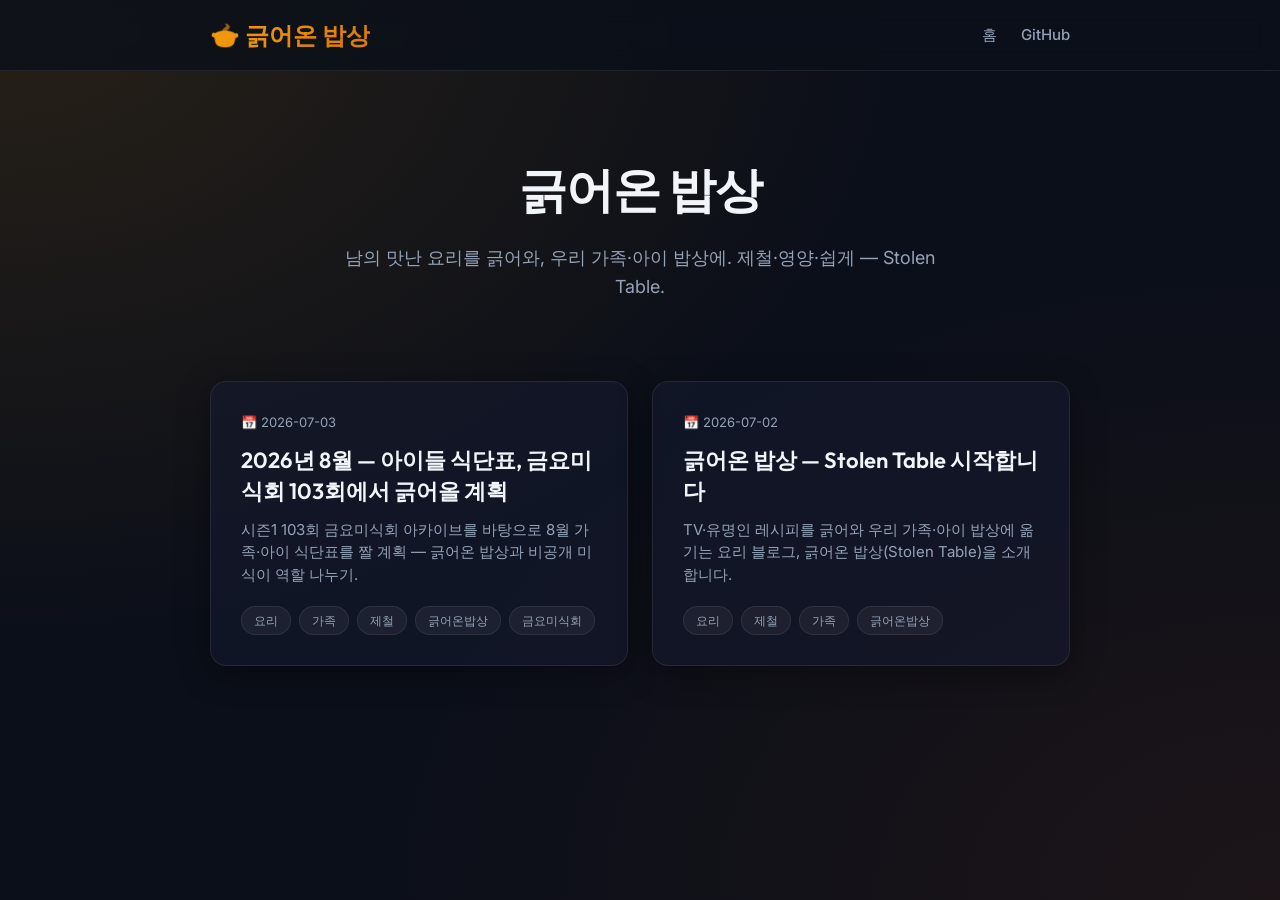
<file: index.html>
<!DOCTYPE html>
<html lang="ko">
<head>
    <meta charset="UTF-8">
    <meta name="viewport" content="width=device-width, initial-scale=1.0">
    <title>긁어온 밥상 - Stolen Table</title>
    <meta name="description" content="남의 맛난 요리를 긁어와, 우리 가족·아이 밥상에. 제철·영양·쉽게 — Stolen Table.">
    <meta name="robots" content="index, follow, max-image-preview:large">
    <link rel="canonical" href="https://icar11052-young.github.io/stolen-table/">
    <meta property="og:type" content="website">
    <meta property="og:title" content="긁어온 밥상 - Stolen Table">
    <meta property="og:description" content="남의 맛난 요리를 긁어와, 우리 가족·아이 밥상에. 제철·영양·쉽게 — Stolen Table.">
    <meta property="og:url" content="https://icar11052-young.github.io/stolen-table/">
    <meta property="og:site_name" content="긁어온 밥상">
    <meta property="og:locale" content="ko_KR">
    <meta property="og:image" content="https://icar11052-young.github.io/stolen-table/og-default.png">
    <meta name="twitter:card" content="summary_large_image">
    <meta name="twitter:title" content="긁어온 밥상 - Stolen Table">
    <meta name="twitter:description" content="남의 맛난 요리를 긁어와, 우리 가족·아이 밥상에. 제철·영양·쉽게 — Stolen Table.">
    <meta name="twitter:image" content="https://icar11052-young.github.io/stolen-table/og-default.png">
    <link rel="icon" type="image/png" href="favicon.png">
    <link rel="alternate" type="application/rss+xml" title="긁어온 밥상 RSS" href="feed.xml">
    <link rel="stylesheet" href="style.css">
    <script type="application/ld+json">{"@context": "https://schema.org", "@type": "WebSite", "name": "긁어온 밥상", "url": "https://icar11052-young.github.io/stolen-table/", "description": "남의 맛난 요리를 긁어와, 우리 가족·아이 밥상에. 제철·영양·쉽게 — Stolen Table.", "inLanguage": "ko-KR"}</script>
    <script async src="https://pagead2.googlesyndication.com/pagead/js/adsbygoogle.js?client=ca-pub-6716530844639006" crossorigin="anonymous"></script>
</head>
<body>
    <header>
        <div class="container nav-container">
            <a href="index.html" class="logo">🍲 긁어온 밥상</a>
            <div class="nav-links">
                <a href="index.html">홈</a>
                <a href="https://github.com/icar11052-young" target="_blank">GitHub</a>
            </div>
        </div>
    </header>
    <main class="container">
        <section class="hero">
            <h1>긁어온 밥상</h1>
            <p>남의 맛난 요리를 긁어와, 우리 가족·아이 밥상에. 제철·영양·쉽게 — Stolen Table.</p>
        </section>
        <section class="posts-grid">
            
        <a href="posts/2026-08-kids-meal-plan.html" class="post-card">
            <div class="card-meta"><span>📅 2026-07-03</span></div>
            <h2 class="card-title">2026년 8월 — 아이들 식단표, 금요미식회 103회에서 긁어올 계획</h2>
            <p class="card-desc">시즌1 103회 금요미식회 아카이브를 바탕으로 8월 가족·아이 식단표를 짤 계획 — 긁어온 밥상과 비공개 미식이 역할 나누기.</p>
            <div class="card-tags"><span class="tag">요리</span><span class="tag">가족</span><span class="tag">제철</span><span class="tag">긁어온밥상</span><span class="tag">금요미식회</span></div>
        </a>

        <a href="posts/긁어온-밥상-소개.html" class="post-card">
            <div class="card-meta"><span>📅 2026-07-02</span></div>
            <h2 class="card-title">긁어온 밥상 — Stolen Table 시작합니다</h2>
            <p class="card-desc">TV·유명인 레시피를 긁어와 우리 가족·아이 밥상에 옮기는 요리 블로그, 긁어온 밥상(Stolen Table)을 소개합니다.</p>
            <div class="card-tags"><span class="tag">요리</span><span class="tag">제철</span><span class="tag">가족</span><span class="tag">긁어온밥상</span></div>
        </a>
        </section>
    </main>
</body>
</html>
</file>
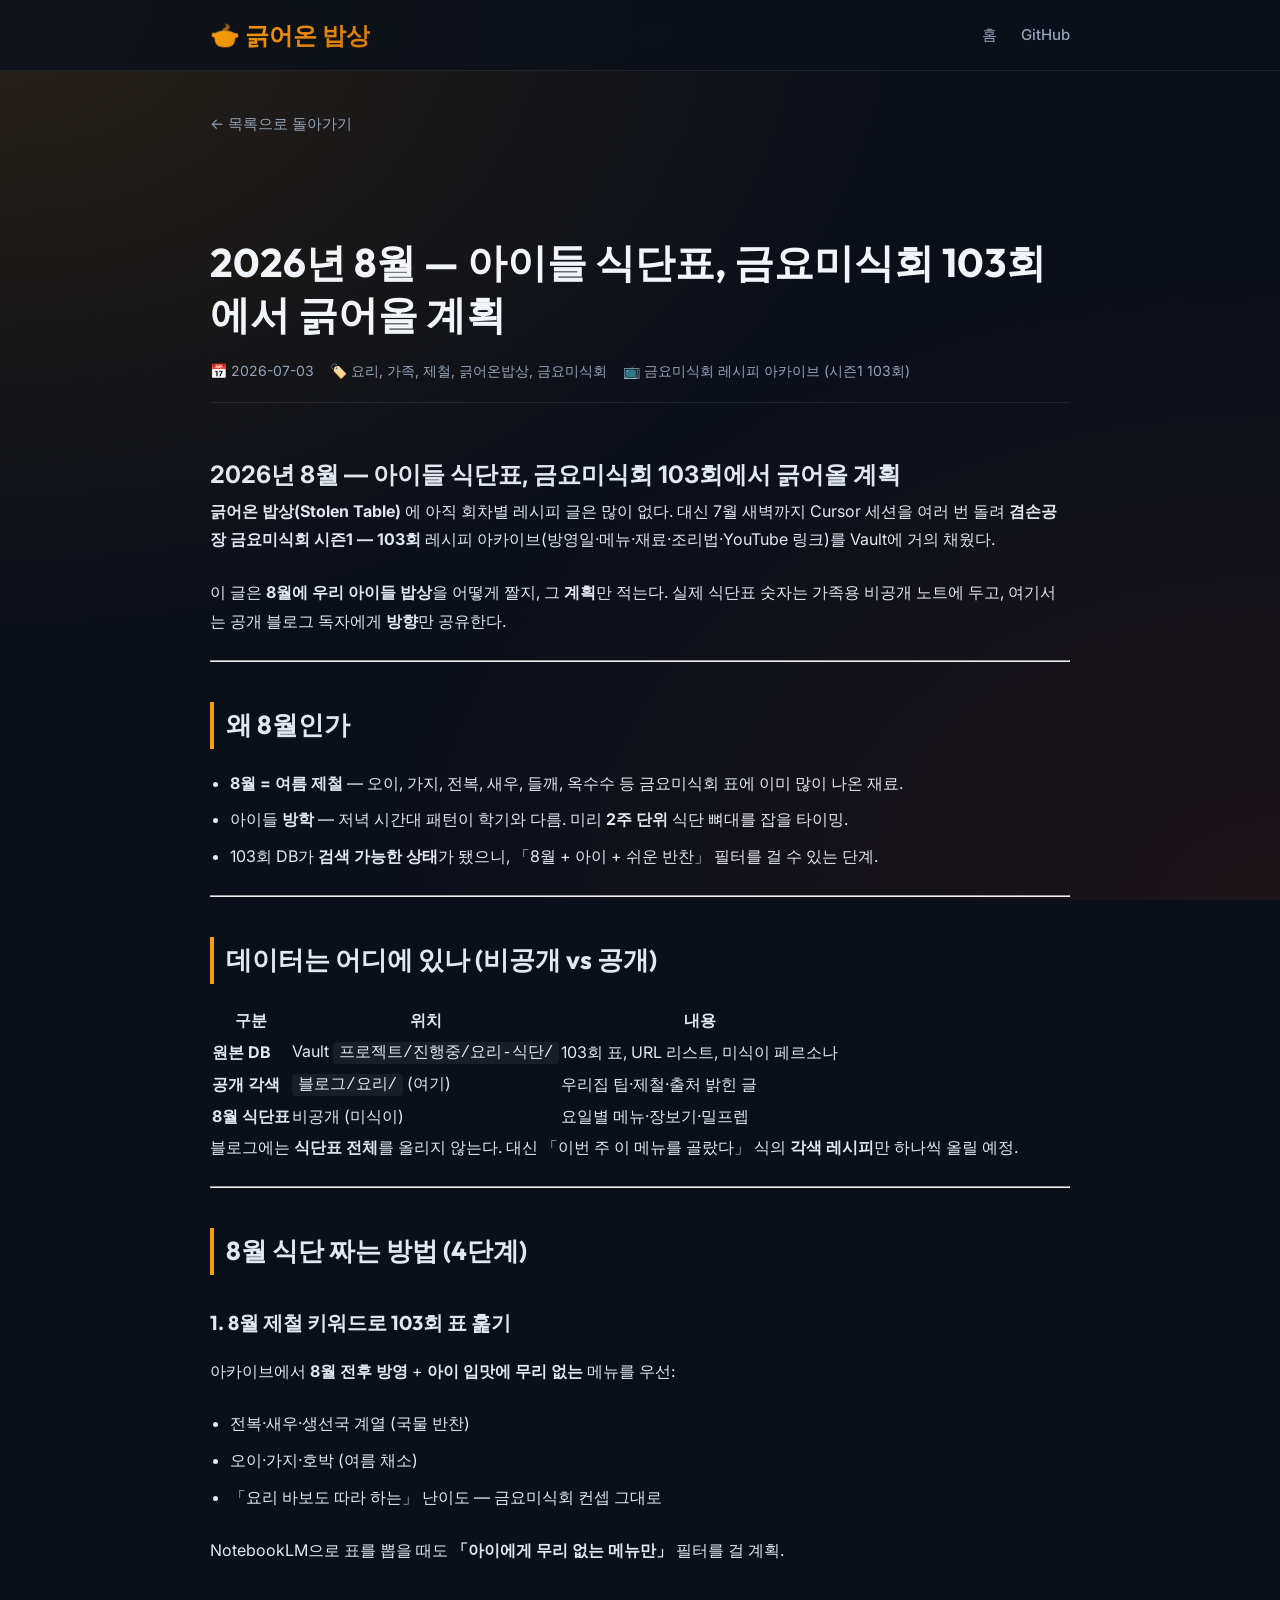
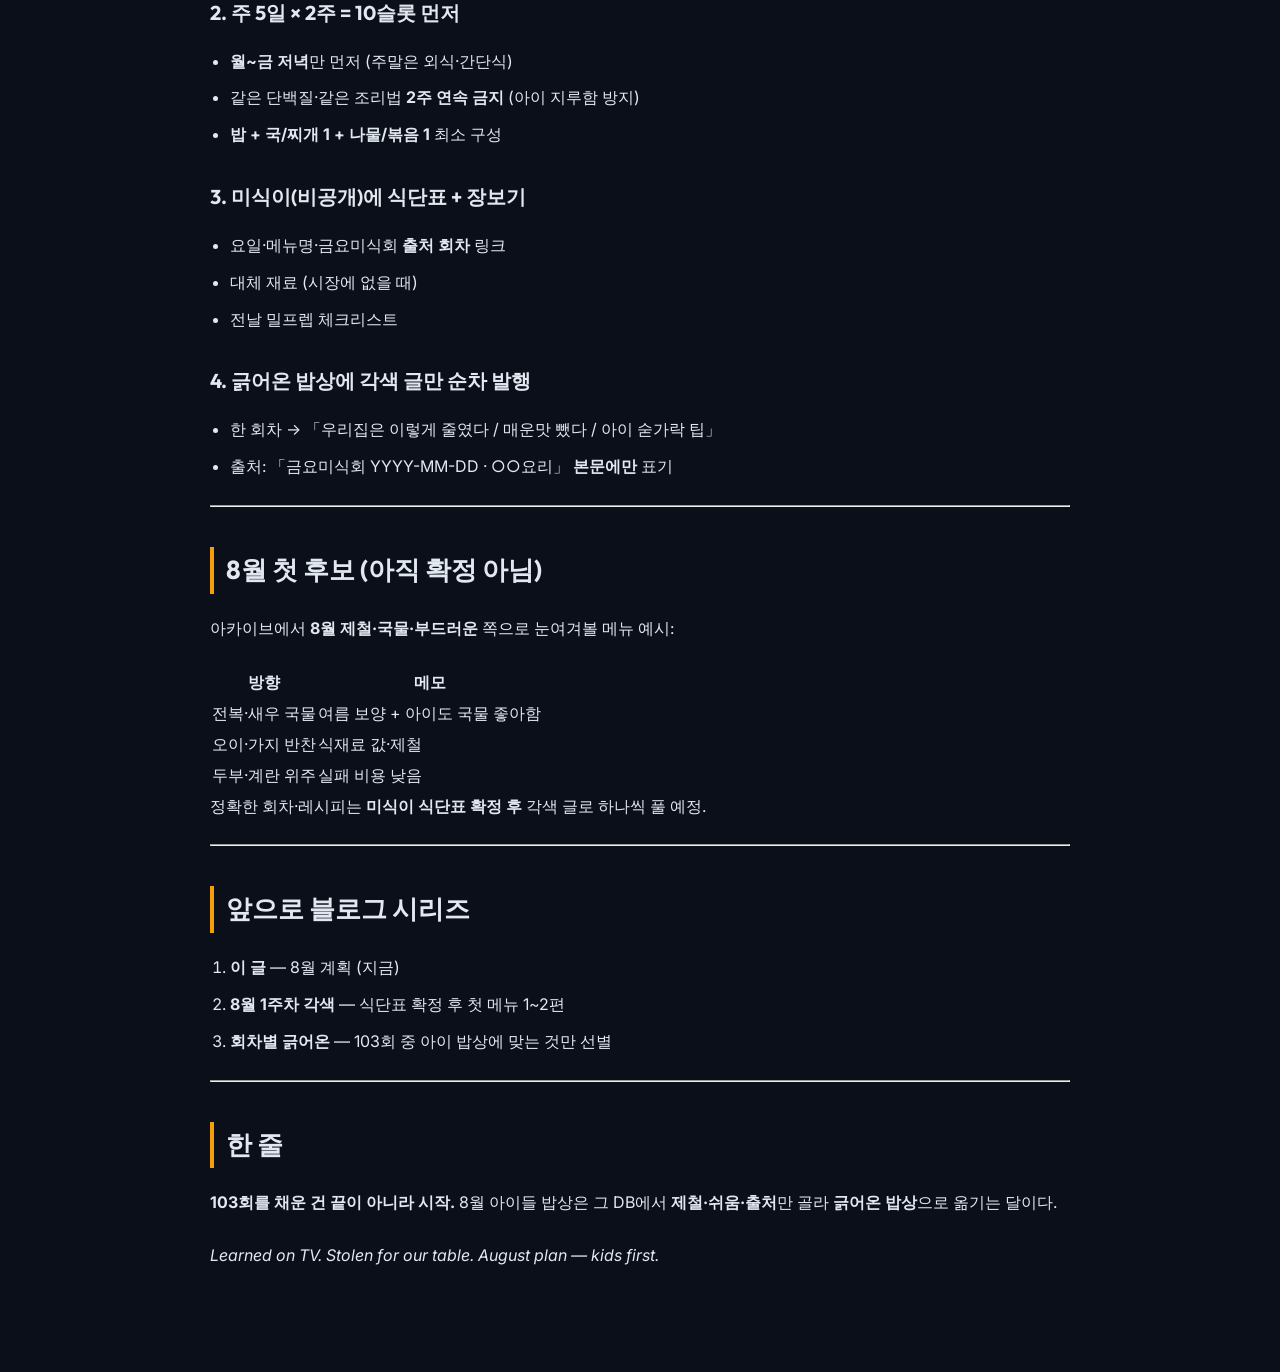
<file: posts/2026-08-kids-meal-plan.html>
<!DOCTYPE html>
<html lang="ko">
<head>
    <meta charset="UTF-8">
    <meta name="viewport" content="width=device-width, initial-scale=1.0">
    <title>2026년 8월 — 아이들 식단표, 금요미식회 103회에서 긁어올 계획 - Stolen Table</title>
    <meta name="description" content="시즌1 103회 금요미식회 아카이브를 바탕으로 8월 가족·아이 식단표를 짤 계획 — 긁어온 밥상과 비공개 미식이 역할 나누기.">
    <meta name="robots" content="index, follow, max-image-preview:large">
    <link rel="canonical" href="https://icar11052-young.github.io/stolen-table/posts/2026-08-kids-meal-plan.html">
    <meta property="og:type" content="article">
    <meta property="og:title" content="2026년 8월 — 아이들 식단표, 금요미식회 103회에서 긁어올 계획">
    <meta property="og:description" content="시즌1 103회 금요미식회 아카이브를 바탕으로 8월 가족·아이 식단표를 짤 계획 — 긁어온 밥상과 비공개 미식이 역할 나누기.">
    <meta property="og:url" content="https://icar11052-young.github.io/stolen-table/posts/2026-08-kids-meal-plan.html">
    <meta property="og:site_name" content="긁어온 밥상">
    <meta property="og:locale" content="ko_KR">
    <meta property="og:image" content="https://icar11052-young.github.io/stolen-table/og-default.png">
    <meta name="twitter:card" content="summary_large_image">
    <meta name="twitter:title" content="2026년 8월 — 아이들 식단표, 금요미식회 103회에서 긁어올 계획">
    <meta name="twitter:description" content="시즌1 103회 금요미식회 아카이브를 바탕으로 8월 가족·아이 식단표를 짤 계획 — 긁어온 밥상과 비공개 미식이 역할 나누기.">
    <meta name="twitter:image" content="https://icar11052-young.github.io/stolen-table/og-default.png">
    <link rel="icon" type="image/png" href="../favicon.png">
    <link rel="alternate" type="application/rss+xml" title="긁어온 밥상 RSS" href="../feed.xml">
    <link rel="stylesheet" href="../style.css">
    <script type="application/ld+json">{"@context": "https://schema.org", "@type": "BlogPosting", "headline": "2026년 8월 — 아이들 식단표, 금요미식회 103회에서 긁어올 계획", "description": "시즌1 103회 금요미식회 아카이브를 바탕으로 8월 가족·아이 식단표를 짤 계획 — 긁어온 밥상과 비공개 미식이 역할 나누기.", "datePublished": "2026-07-03", "author": {"@type": "Person", "name": "영은"}, "publisher": {"@type": "Organization", "name": "긁어온 밥상"}, "mainEntityOfPage": "https://icar11052-young.github.io/stolen-table/posts/2026-08-kids-meal-plan.html", "inLanguage": "ko-KR"}</script>
    <script async src="https://pagead2.googlesyndication.com/pagead/js/adsbygoogle.js?client=ca-pub-6716530844639006" crossorigin="anonymous"></script>
    <script>
        window.onscroll = function() {
            var winScroll = document.body.scrollTop || document.documentElement.scrollTop;
            var height = document.documentElement.scrollHeight - document.documentElement.clientHeight;
            var scrolled = (winScroll / height) * 100;
            document.getElementById("myBar").style.width = scrolled + "%";
        };
    </script>
</head>
<body>
    <div class="progress-container"><div class="progress-bar" id="myBar"></div></div>
    <header>
        <div class="container nav-container">
            <a href="../index.html" class="logo">🍲 긁어온 밥상</a>
            <div class="nav-links">
                <a href="../index.html">홈</a>
                <a href="https://github.com/icar11052-young" target="_blank">GitHub</a>
            </div>
        </div>
    </header>
    <main class="container" style="padding-top: 40px;">
        <a href="../index.html" class="back-link">← 목록으로 돌아가기</a>
        <article>
            <div class="post-header">
                <h1>2026년 8월 — 아이들 식단표, 금요미식회 103회에서 긁어올 계획</h1>
                <div class="post-meta">
                    <span>📅 2026-07-03</span>
                    <span>🏷️ 요리, 가족, 제철, 긁어온밥상, 금요미식회</span>
                    <span>📺 금요미식회 레시피 아카이브 (시즌1 103회)</span>
                </div>
            </div>
            <div class="post-body"><h1>2026년 8월 — 아이들 식단표, 금요미식회 103회에서 긁어올 계획</h1>
<p><strong>긁어온 밥상(Stolen Table)</strong> 에 아직 회차별 레시피 글은 많이 없다. 대신 7월 새벽까지 Cursor 세션을 여러 번 돌려 <strong>겸손공장 금요미식회 시즌1 — 103회</strong> 레시피 아카이브(방영일·메뉴·재료·조리법·YouTube 링크)를 Vault에 거의 채웠다.</p>
<p>이 글은 <strong>8월에 우리 아이들 밥상</strong>을 어떻게 짤지, 그 <strong>계획</strong>만 적는다. 실제 식단표 숫자는 가족용 비공개 노트에 두고, 여기서는 공개 블로그 독자에게 <strong>방향</strong>만 공유한다.</p>
<hr />
<h2>왜 8월인가</h2>
<ul>
<li><strong>8월 = 여름 제철</strong> — 오이, 가지, 전복, 새우, 들깨, 옥수수 등 금요미식회 표에 이미 많이 나온 재료.</li>
<li>아이들 <strong>방학</strong> — 저녁 시간대 패턴이 학기와 다름. 미리 <strong>2주 단위</strong> 식단 뼈대를 잡을 타이밍.</li>
<li>103회 DB가 <strong>검색 가능한 상태</strong>가 됐으니, 「8월 + 아이 + 쉬운 반찬」 필터를 걸 수 있는 단계.</li>
</ul>
<hr />
<h2>데이터는 어디에 있나 (비공개 vs 공개)</h2>
<table>
<thead>
<tr>
<th>구분</th>
<th>위치</th>
<th>내용</th>
</tr>
</thead>
<tbody>
<tr>
<td><strong>원본 DB</strong></td>
<td>Vault <code>프로젝트/진행중/요리-식단/</code></td>
<td>103회 표, URL 리스트, 미식이 페르소나</td>
</tr>
<tr>
<td><strong>공개 각색</strong></td>
<td><code>블로그/요리/</code> (여기)</td>
<td>우리집 팁·제철·출처 밝힌 글</td>
</tr>
<tr>
<td><strong>8월 식단표</strong></td>
<td>비공개 (미식이)</td>
<td>요일별 메뉴·장보기·밀프렙</td>
</tr>
</tbody>
</table>
<p>블로그에는 <strong>식단표 전체</strong>를 올리지 않는다. 대신 「이번 주 이 메뉴를 골랐다」 식의 <strong>각색 레시피</strong>만 하나씩 올릴 예정.</p>
<hr />
<h2>8월 식단 짜는 방법 (4단계)</h2>
<h3>1. 8월 제철 키워드로 103회 표 훑기</h3>
<p>아카이브에서 <strong>8월 전후 방영</strong> + <strong>아이 입맛에 무리 없는</strong> 메뉴를 우선:</p>
<ul>
<li>전복·새우·생선국 계열 (국물 반찬)</li>
<li>오이·가지·호박 (여름 채소)</li>
<li>「요리 바보도 따라 하는」 난이도 — 금요미식회 컨셉 그대로</li>
</ul>
<p>NotebookLM으로 표를 뽑을 때도 <strong>「아이에게 무리 없는 메뉴만」</strong> 필터를 걸 계획.</p>
<h3>2. 주 5일 × 2주 = 10슬롯 먼저</h3>
<ul>
<li><strong>월~금 저녁</strong>만 먼저 (주말은 외식·간단식)</li>
<li>같은 단백질·같은 조리법 <strong>2주 연속 금지</strong> (아이 지루함 방지)</li>
<li><strong>밥 + 국/찌개 1 + 나물/볶음 1</strong> 최소 구성</li>
</ul>
<h3>3. 미식이(비공개)에 식단표 + 장보기</h3>
<ul>
<li>요일·메뉴명·금요미식회 <strong>출처 회차</strong> 링크</li>
<li>대체 재료 (시장에 없을 때)</li>
<li>전날 밀프렙 체크리스트</li>
</ul>
<h3>4. 긁어온 밥상에 <strong>각색 글</strong>만 순차 발행</h3>
<ul>
<li>한 회차 → 「우리집은 이렇게 줄였다 / 매운맛 뺐다 / 아이 숟가락 팁」</li>
<li>출처: 「금요미식회 YYYY-MM-DD · ○○요리」 <strong>본문에만</strong> 표기</li>
</ul>
<hr />
<h2>8월 첫 후보 (아직 확정 아님)</h2>
<p>아카이브에서 <strong>8월 제철·국물·부드러운</strong> 쪽으로 눈여겨볼 메뉴 예시:</p>
<table>
<thead>
<tr>
<th>방향</th>
<th>메모</th>
</tr>
</thead>
<tbody>
<tr>
<td>전복·새우 국물</td>
<td>여름 보양 + 아이도 국물 좋아함</td>
</tr>
<tr>
<td>오이·가지 반찬</td>
<td>식재료 값·제철</td>
</tr>
<tr>
<td>두부·계란 위주</td>
<td>실패 비용 낮음</td>
</tr>
</tbody>
</table>
<p>정확한 회차·레시피는 <strong>미식이 식단표 확정 후</strong> 각색 글로 하나씩 풀 예정.</p>
<hr />
<h2>앞으로 블로그 시리즈</h2>
<ol>
<li><strong>이 글</strong> — 8월 계획 (지금)</li>
<li><strong>8월 1주차 각색</strong> — 식단표 확정 후 첫 메뉴 1~2편</li>
<li><strong>회차별 긁어온</strong> — 103회 중 아이 밥상에 맞는 것만 선별</li>
</ol>
<hr />
<h2>한 줄</h2>
<p><strong>103회를 채운 건 끝이 아니라 시작.</strong> 8월 아이들 밥상은 그 DB에서 <strong>제철·쉬움·출처</strong>만 골라 <strong>긁어온 밥상</strong>으로 옮기는 달이다.</p>
<p><em>Learned on TV. Stolen for our table. August plan — kids first.</em></p></div>
        </article>
    </main>
</body>
</html>
</file>
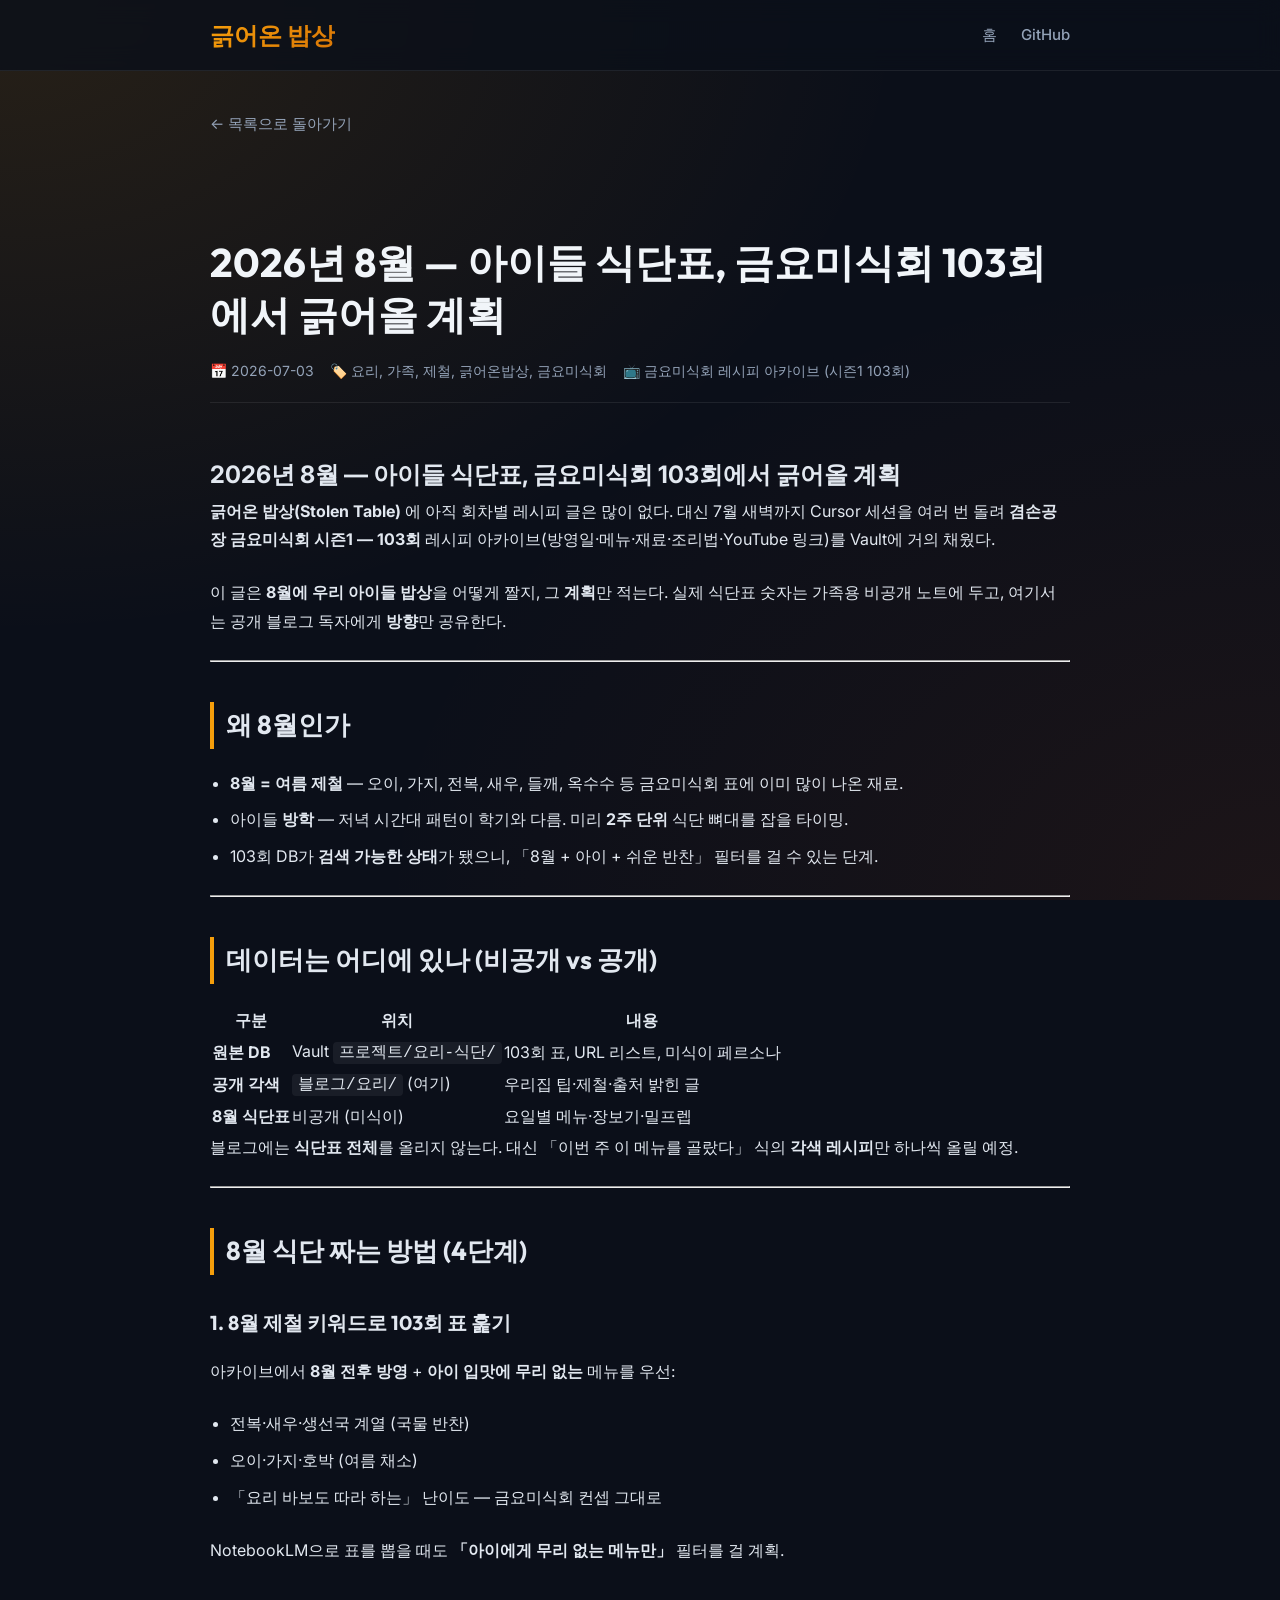
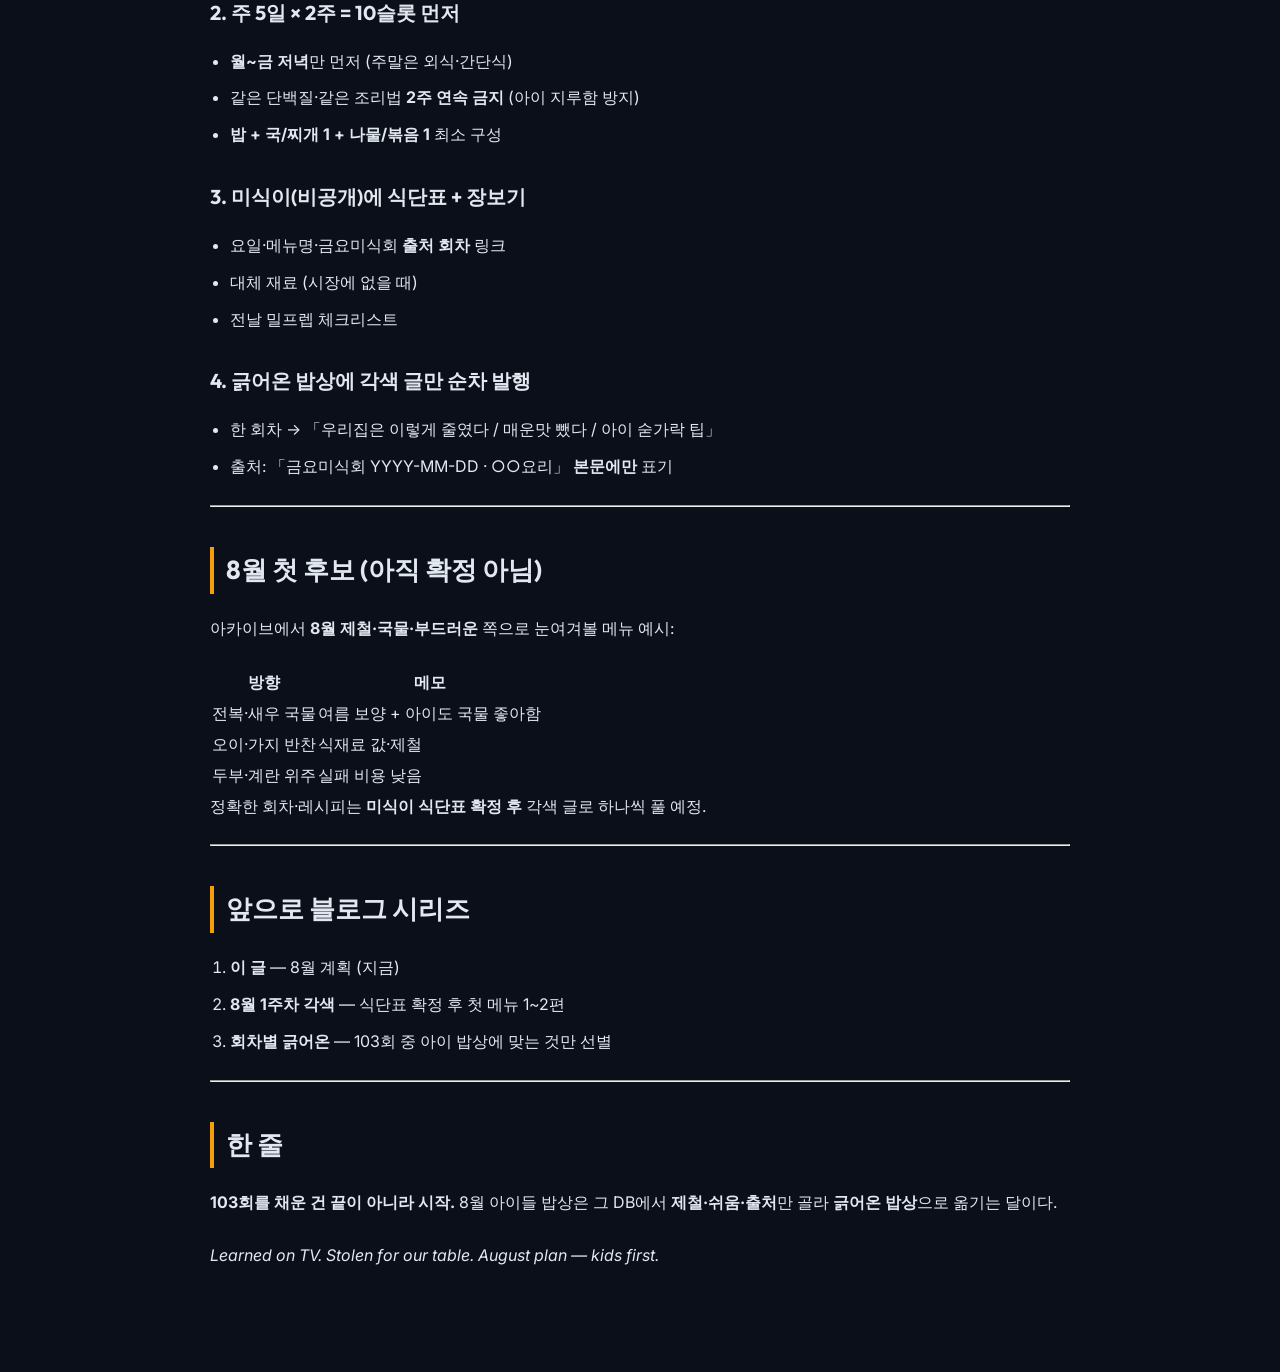
<file: posts/2026-08-아이-식단표-금요미식회-103회-아카이브-계획.html>
<!DOCTYPE html>
<html lang="ko">
<head>
    <meta charset="UTF-8">
    <meta name="viewport" content="width=device-width, initial-scale=1.0">
    <title>2026년 8월 — 아이들 식단표, 금요미식회 103회에서 긁어올 계획 - Stolen Table</title>
    <link rel="stylesheet" href="../style.css">
    <script>
        window.onscroll = function() {
            var winScroll = document.body.scrollTop || document.documentElement.scrollTop;
            var height = document.documentElement.scrollHeight - document.documentElement.clientHeight;
            var scrolled = (winScroll / height) * 100;
            document.getElementById("myBar").style.width = scrolled + "%";
        };
    </script>
</head>
<body>
    <div class="progress-container"><div class="progress-bar" id="myBar"></div></div>
    <header>
        <div class="container nav-container">
            <a href="../index.html" class="logo">긁어온 밥상</a>
            <div class="nav-links">
                <a href="../index.html">홈</a>
                <a href="https://github.com/icar11052-young" target="_blank">GitHub</a>
            </div>
        </div>
    </header>
    <main class="container" style="padding-top: 40px;">
        <a href="../index.html" class="back-link">← 목록으로 돌아가기</a>
        <article>
            <div class="post-header">
                <h1>2026년 8월 — 아이들 식단표, 금요미식회 103회에서 긁어올 계획</h1>
                <div class="post-meta">
                    <span>📅 2026-07-03</span>
                    <span>🏷️ 요리, 가족, 제철, 긁어온밥상, 금요미식회</span>
                    <span>📺 금요미식회 레시피 아카이브 (시즌1 103회)</span>
                </div>
            </div>
            <div class="post-body"><h1>2026년 8월 — 아이들 식단표, 금요미식회 103회에서 긁어올 계획</h1>
<p><strong>긁어온 밥상(Stolen Table)</strong> 에 아직 회차별 레시피 글은 많이 없다. 대신 7월 새벽까지 Cursor 세션을 여러 번 돌려 <strong>겸손공장 금요미식회 시즌1 — 103회</strong> 레시피 아카이브(방영일·메뉴·재료·조리법·YouTube 링크)를 Vault에 거의 채웠다.</p>
<p>이 글은 <strong>8월에 우리 아이들 밥상</strong>을 어떻게 짤지, 그 <strong>계획</strong>만 적는다. 실제 식단표 숫자는 가족용 비공개 노트에 두고, 여기서는 공개 블로그 독자에게 <strong>방향</strong>만 공유한다.</p>
<hr />
<h2>왜 8월인가</h2>
<ul>
<li><strong>8월 = 여름 제철</strong> — 오이, 가지, 전복, 새우, 들깨, 옥수수 등 금요미식회 표에 이미 많이 나온 재료.</li>
<li>아이들 <strong>방학</strong> — 저녁 시간대 패턴이 학기와 다름. 미리 <strong>2주 단위</strong> 식단 뼈대를 잡을 타이밍.</li>
<li>103회 DB가 <strong>검색 가능한 상태</strong>가 됐으니, 「8월 + 아이 + 쉬운 반찬」 필터를 걸 수 있는 단계.</li>
</ul>
<hr />
<h2>데이터는 어디에 있나 (비공개 vs 공개)</h2>
<table>
<thead>
<tr>
<th>구분</th>
<th>위치</th>
<th>내용</th>
</tr>
</thead>
<tbody>
<tr>
<td><strong>원본 DB</strong></td>
<td>Vault <code>프로젝트/요리-식단/</code></td>
<td>103회 표, URL 리스트, 미식이 페르소나</td>
</tr>
<tr>
<td><strong>공개 각색</strong></td>
<td><code>블로그/요리/</code> (여기)</td>
<td>우리집 팁·제철·출처 밝힌 글</td>
</tr>
<tr>
<td><strong>8월 식단표</strong></td>
<td>비공개 (미식이)</td>
<td>요일별 메뉴·장보기·밀프렙</td>
</tr>
</tbody>
</table>
<p>블로그에는 <strong>식단표 전체</strong>를 올리지 않는다. 대신 「이번 주 이 메뉴를 골랐다」 식의 <strong>각색 레시피</strong>만 하나씩 올릴 예정.</p>
<hr />
<h2>8월 식단 짜는 방법 (4단계)</h2>
<h3>1. 8월 제철 키워드로 103회 표 훑기</h3>
<p>아카이브에서 <strong>8월 전후 방영</strong> + <strong>아이 입맛에 무리 없는</strong> 메뉴를 우선:</p>
<ul>
<li>전복·새우·생선국 계열 (국물 반찬)</li>
<li>오이·가지·호박 (여름 채소)</li>
<li>「요리 바보도 따라 하는」 난이도 — 금요미식회 컨셉 그대로</li>
</ul>
<p>NotebookLM으로 표를 뽑을 때도 <strong>「아이에게 무리 없는 메뉴만」</strong> 필터를 걸 계획.</p>
<h3>2. 주 5일 × 2주 = 10슬롯 먼저</h3>
<ul>
<li><strong>월~금 저녁</strong>만 먼저 (주말은 외식·간단식)</li>
<li>같은 단백질·같은 조리법 <strong>2주 연속 금지</strong> (아이 지루함 방지)</li>
<li><strong>밥 + 국/찌개 1 + 나물/볶음 1</strong> 최소 구성</li>
</ul>
<h3>3. 미식이(비공개)에 식단표 + 장보기</h3>
<ul>
<li>요일·메뉴명·금요미식회 <strong>출처 회차</strong> 링크</li>
<li>대체 재료 (시장에 없을 때)</li>
<li>전날 밀프렙 체크리스트</li>
</ul>
<h3>4. 긁어온 밥상에 <strong>각색 글</strong>만 순차 발행</h3>
<ul>
<li>한 회차 → 「우리집은 이렇게 줄였다 / 매운맛 뺐다 / 아이 숟가락 팁」</li>
<li>출처: 「금요미식회 YYYY-MM-DD · ○○요리」 <strong>본문에만</strong> 표기</li>
</ul>
<hr />
<h2>8월 첫 후보 (아직 확정 아님)</h2>
<p>아카이브에서 <strong>8월 제철·국물·부드러운</strong> 쪽으로 눈여겨볼 메뉴 예시:</p>
<table>
<thead>
<tr>
<th>방향</th>
<th>메모</th>
</tr>
</thead>
<tbody>
<tr>
<td>전복·새우 국물</td>
<td>여름 보양 + 아이도 국물 좋아함</td>
</tr>
<tr>
<td>오이·가지 반찬</td>
<td>식재료 값·제철</td>
</tr>
<tr>
<td>두부·계란 위주</td>
<td>실패 비용 낮음</td>
</tr>
</tbody>
</table>
<p>정확한 회차·레시피는 <strong>미식이 식단표 확정 후</strong> 각색 글로 하나씩 풀 예정.</p>
<hr />
<h2>앞으로 블로그 시리즈</h2>
<ol>
<li><strong>이 글</strong> — 8월 계획 (지금)</li>
<li><strong>8월 1주차 각색</strong> — 식단표 확정 후 첫 메뉴 1~2편</li>
<li><strong>회차별 긁어온</strong> — 103회 중 아이 밥상에 맞는 것만 선별</li>
</ol>
<hr />
<h2>한 줄</h2>
<p><strong>103회를 채운 건 끝이 아니라 시작.</strong> 8월 아이들 밥상은 그 DB에서 <strong>제철·쉬움·출처</strong>만 골라 <strong>긁어온 밥상</strong>으로 옮기는 달이다.</p>
<p><em>Learned on TV. Stolen for our table. August plan — kids first.</em></p></div>
        </article>
    </main>
</body>
</html>
</file>
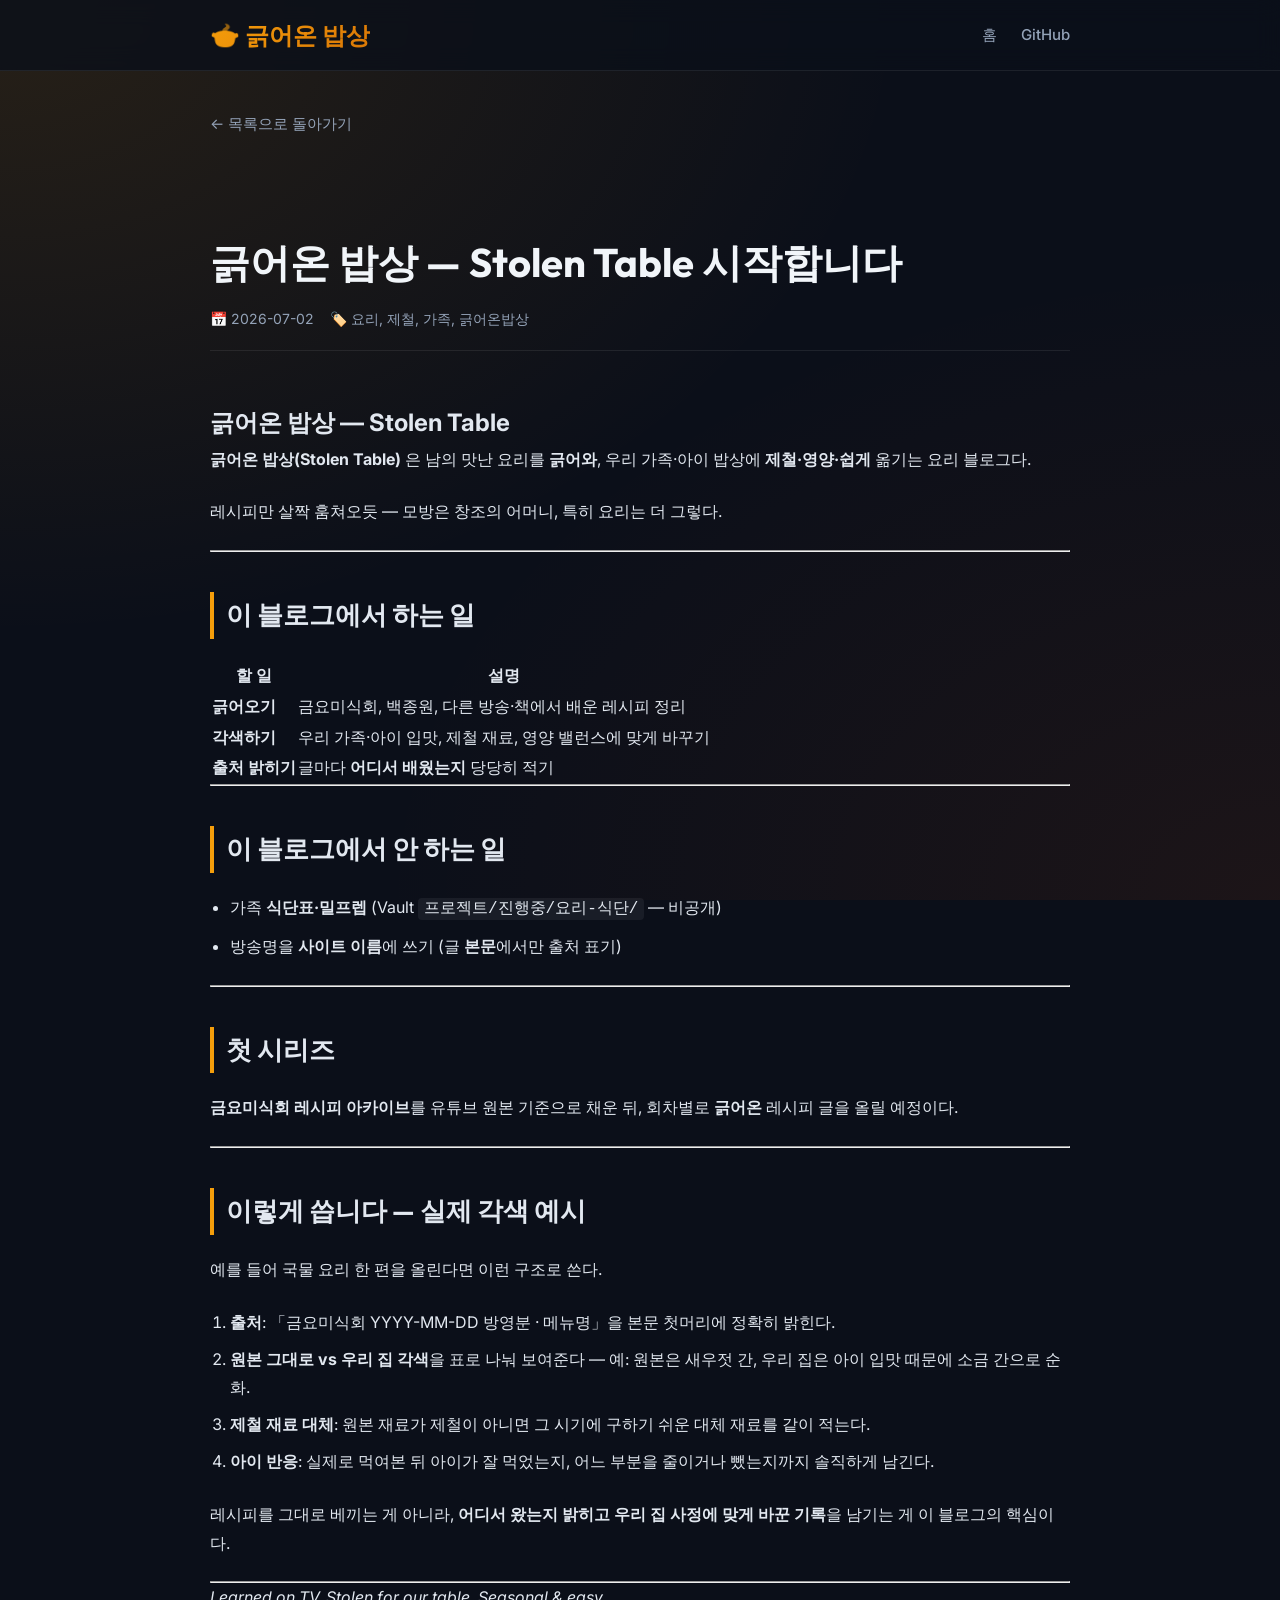
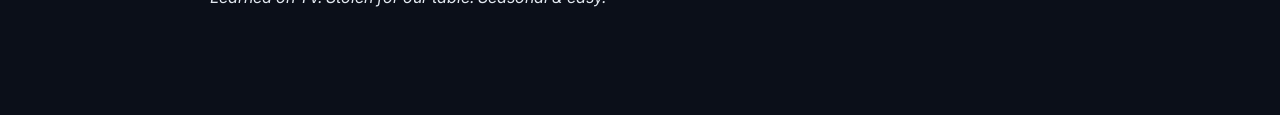
<file: posts/긁어온-밥상-소개.html>
<!DOCTYPE html>
<html lang="ko">
<head>
    <meta charset="UTF-8">
    <meta name="viewport" content="width=device-width, initial-scale=1.0">
    <title>긁어온 밥상 — Stolen Table 시작합니다 - Stolen Table</title>
    <meta name="description" content="TV·유명인 레시피를 긁어와 우리 가족·아이 밥상에 옮기는 요리 블로그, 긁어온 밥상(Stolen Table)을 소개합니다.">
    <meta name="robots" content="index, follow, max-image-preview:large">
    <link rel="canonical" href="https://icar11052-young.github.io/stolen-table/posts/긁어온-밥상-소개.html">
    <meta property="og:type" content="article">
    <meta property="og:title" content="긁어온 밥상 — Stolen Table 시작합니다">
    <meta property="og:description" content="TV·유명인 레시피를 긁어와 우리 가족·아이 밥상에 옮기는 요리 블로그, 긁어온 밥상(Stolen Table)을 소개합니다.">
    <meta property="og:url" content="https://icar11052-young.github.io/stolen-table/posts/긁어온-밥상-소개.html">
    <meta property="og:site_name" content="긁어온 밥상">
    <meta property="og:locale" content="ko_KR">
    <meta property="og:image" content="https://icar11052-young.github.io/stolen-table/og-default.png">
    <meta name="twitter:card" content="summary_large_image">
    <meta name="twitter:title" content="긁어온 밥상 — Stolen Table 시작합니다">
    <meta name="twitter:description" content="TV·유명인 레시피를 긁어와 우리 가족·아이 밥상에 옮기는 요리 블로그, 긁어온 밥상(Stolen Table)을 소개합니다.">
    <meta name="twitter:image" content="https://icar11052-young.github.io/stolen-table/og-default.png">
    <link rel="icon" type="image/png" href="../favicon.png">
    <link rel="alternate" type="application/rss+xml" title="긁어온 밥상 RSS" href="../feed.xml">
    <link rel="stylesheet" href="../style.css">
    <script type="application/ld+json">{"@context": "https://schema.org", "@type": "BlogPosting", "headline": "긁어온 밥상 — Stolen Table 시작합니다", "description": "TV·유명인 레시피를 긁어와 우리 가족·아이 밥상에 옮기는 요리 블로그, 긁어온 밥상(Stolen Table)을 소개합니다.", "datePublished": "2026-07-02", "author": {"@type": "Person", "name": "영은"}, "publisher": {"@type": "Organization", "name": "긁어온 밥상"}, "mainEntityOfPage": "https://icar11052-young.github.io/stolen-table/posts/긁어온-밥상-소개.html", "inLanguage": "ko-KR"}</script>
    <script async src="https://pagead2.googlesyndication.com/pagead/js/adsbygoogle.js?client=ca-pub-6716530844639006" crossorigin="anonymous"></script>
    <script>
        window.onscroll = function() {
            var winScroll = document.body.scrollTop || document.documentElement.scrollTop;
            var height = document.documentElement.scrollHeight - document.documentElement.clientHeight;
            var scrolled = (winScroll / height) * 100;
            document.getElementById("myBar").style.width = scrolled + "%";
        };
    </script>
</head>
<body>
    <div class="progress-container"><div class="progress-bar" id="myBar"></div></div>
    <header>
        <div class="container nav-container">
            <a href="../index.html" class="logo">🍲 긁어온 밥상</a>
            <div class="nav-links">
                <a href="../index.html">홈</a>
                <a href="https://github.com/icar11052-young" target="_blank">GitHub</a>
            </div>
        </div>
    </header>
    <main class="container" style="padding-top: 40px;">
        <a href="../index.html" class="back-link">← 목록으로 돌아가기</a>
        <article>
            <div class="post-header">
                <h1>긁어온 밥상 — Stolen Table 시작합니다</h1>
                <div class="post-meta">
                    <span>📅 2026-07-02</span>
                    <span>🏷️ 요리, 제철, 가족, 긁어온밥상</span>
                    
                </div>
            </div>
            <div class="post-body"><h1>긁어온 밥상 — Stolen Table</h1>
<p><strong>긁어온 밥상(Stolen Table)</strong> 은 남의 맛난 요리를 <strong>긁어와</strong>, 우리 가족·아이 밥상에 <strong>제철·영양·쉽게</strong> 옮기는 요리 블로그다.</p>
<p>레시피만 살짝 훔쳐오듯 — 모방은 창조의 어머니, 특히 요리는 더 그렇다.</p>
<hr />
<h2>이 블로그에서 하는 일</h2>
<table>
<thead>
<tr>
<th>할 일</th>
<th>설명</th>
</tr>
</thead>
<tbody>
<tr>
<td><strong>긁어오기</strong></td>
<td>금요미식회, 백종원, 다른 방송·책에서 배운 레시피 정리</td>
</tr>
<tr>
<td><strong>각색하기</strong></td>
<td>우리 가족·아이 입맛, 제철 재료, 영양 밸런스에 맞게 바꾸기</td>
</tr>
<tr>
<td><strong>출처 밝히기</strong></td>
<td>글마다 <strong>어디서 배웠는지</strong> 당당히 적기</td>
</tr>
</tbody>
</table>
<hr />
<h2>이 블로그에서 <strong>안</strong> 하는 일</h2>
<ul>
<li>가족 <strong>식단표·밀프렙</strong> (Vault <code>프로젝트/진행중/요리-식단/</code> — 비공개)</li>
<li>방송명을 <strong>사이트 이름</strong>에 쓰기 (글 <strong>본문</strong>에서만 출처 표기)</li>
</ul>
<hr />
<h2>첫 시리즈</h2>
<p><strong>금요미식회 레시피 아카이브</strong>를 유튜브 원본 기준으로 채운 뒤, 회차별로 <strong>긁어온</strong> 레시피 글을 올릴 예정이다.</p>
<hr />
<h2>이렇게 씁니다 — 실제 각색 예시</h2>
<p>예를 들어 국물 요리 한 편을 올린다면 이런 구조로 쓴다.</p>
<ol>
<li><strong>출처</strong>: 「금요미식회 YYYY-MM-DD 방영분 · 메뉴명」을 본문 첫머리에 정확히 밝힌다.</li>
<li><strong>원본 그대로 vs 우리 집 각색</strong>을 표로 나눠 보여준다 — 예: 원본은 새우젓 간, 우리 집은 아이 입맛 때문에 소금 간으로 순화.</li>
<li><strong>제철 재료 대체</strong>: 원본 재료가 제철이 아니면 그 시기에 구하기 쉬운 대체 재료를 같이 적는다.</li>
<li><strong>아이 반응</strong>: 실제로 먹여본 뒤 아이가 잘 먹었는지, 어느 부분을 줄이거나 뺐는지까지 솔직하게 남긴다.</li>
</ol>
<p>레시피를 그대로 베끼는 게 아니라, <strong>어디서 왔는지 밝히고 우리 집 사정에 맞게 바꾼 기록</strong>을 남기는 게 이 블로그의 핵심이다.</p>
<hr />
<p><em>Learned on TV. Stolen for our table. Seasonal &amp; easy.</em></p></div>
        </article>
    </main>
</body>
</html>
</file>
<file: style.css>
@import url('https://fonts.googleapis.com/css2?family=Outfit:wght@300;400;600;700&family=Inter:wght@300;400;500;600&display=swap');

:root {
    --bg-color: #0b0f19;
    --card-bg: rgba(20, 26, 45, 0.65);
    --border-color: rgba(255, 255, 255, 0.08);
    --text-primary: #f1f5f9;
    --text-secondary: #94a3b8;
    --accent: #f59e0b;
    --accent-gradient: linear-gradient(135deg, #f59e0b 0%, #d97706 100%);
    --accent-glow: rgba(245, 158, 11, 0.18);
    --shadow: 0 8px 32px 0 rgba(0, 0, 0, 0.37);
    --font-sans: 'Inter', sans-serif;
    --font-display: 'Outfit', sans-serif;
}

* {
    box-sizing: border-box;
    margin: 0;
    padding: 0;
}

body {
    background-color: var(--bg-color);
    color: var(--text-primary);
    font-family: var(--font-sans);
    line-height: 1.6;
    padding-bottom: 80px;
    background-image:
        radial-gradient(at 0% 0%, rgba(245, 158, 11, 0.12) 0px, transparent 50%),
        radial-gradient(at 100% 100%, rgba(234, 88, 12, 0.08) 0px, transparent 50%);
    background-attachment: fixed;
}

.container {
    max-width: 900px;
    margin: 0 auto;
    padding: 0 20px;
}

header {
    background: rgba(11, 15, 25, 0.8);
    backdrop-filter: blur(12px);
    border-bottom: 1px solid var(--border-color);
    position: sticky;
    top: 0;
    z-index: 100;
}

.nav-container {
    display: flex;
    justify-content: space-between;
    align-items: center;
    height: 70px;
}

.logo {
    font-family: var(--font-display);
    font-size: 24px;
    font-weight: 700;
    background: var(--accent-gradient);
    -webkit-background-clip: text;
    -webkit-text-fill-color: transparent;
    text-decoration: none;
}

.nav-links a {
    color: var(--text-secondary);
    text-decoration: none;
    font-size: 15px;
    font-weight: 500;
    margin-left: 20px;
}

.nav-links a:hover {
    color: var(--accent);
}

.hero {
    padding: 80px 0 40px 0;
    text-align: center;
}

.hero h1 {
    font-family: var(--font-display);
    font-size: 48px;
    font-weight: 700;
    margin-bottom: 16px;
    letter-spacing: -1px;
}

.hero p {
    color: var(--text-secondary);
    font-size: 18px;
    max-width: 640px;
    margin: 0 auto;
}

.posts-grid {
    display: grid;
    grid-template-columns: 1fr;
    gap: 24px;
    margin-top: 40px;
}

@media (min-width: 768px) {
    .posts-grid {
        grid-template-columns: 1fr 1fr;
    }
}

.post-card {
    background: var(--card-bg);
    border: 1px solid var(--border-color);
    border-radius: 16px;
    padding: 30px;
    box-shadow: var(--shadow);
    transition: all 0.3s cubic-bezier(0.4, 0, 0.2, 1);
    display: flex;
    flex-direction: column;
    text-decoration: none;
    color: inherit;
    position: relative;
    overflow: hidden;
}

.post-card:hover {
    transform: translateY(-4px);
    border-color: rgba(255, 255, 255, 0.18);
    box-shadow: 0 12px 40px 0 var(--accent-glow);
}

.card-meta {
    font-size: 13px;
    color: var(--text-secondary);
    margin-bottom: 12px;
}

.card-title {
    font-family: var(--font-display);
    font-size: 22px;
    font-weight: 600;
    margin-bottom: 12px;
    line-height: 1.4;
}

.post-card:hover .card-title {
    color: var(--accent);
}

.card-desc {
    color: var(--text-secondary);
    font-size: 15px;
    line-height: 1.5;
    margin-bottom: 20px;
    flex-grow: 1;
}

.card-tags {
    display: flex;
    flex-wrap: wrap;
    gap: 8px;
}

.tag {
    background: rgba(255, 255, 255, 0.05);
    border: 1px solid var(--border-color);
    border-radius: 99px;
    padding: 4px 12px;
    font-size: 12px;
    color: var(--text-secondary);
}

.post-header {
    padding: 60px 0 30px 0;
}

.post-header h1 {
    font-family: var(--font-display);
    font-size: 40px;
    font-weight: 700;
    line-height: 1.3;
    margin-bottom: 20px;
}

.post-meta {
    color: var(--text-secondary);
    font-size: 14px;
    display: flex;
    gap: 16px;
    flex-wrap: wrap;
    border-bottom: 1px solid var(--border-color);
    padding-bottom: 20px;
}

.post-body {
    font-size: 16px;
    line-height: 1.8;
    color: #e2e8f0;
    padding-top: 20px;
}

.post-body h2 {
    font-family: var(--font-display);
    font-size: 26px;
    margin: 40px 0 20px 0;
    border-left: 4px solid var(--accent);
    padding-left: 12px;
}

.post-body h3 {
    font-family: var(--font-display);
    font-size: 20px;
    margin: 30px 0 16px 0;
}

.post-body p {
    margin-bottom: 24px;
}

.post-body ul, .post-body ol {
    margin-bottom: 24px;
    padding-left: 20px;
}

.post-body li {
    margin-bottom: 8px;
}

.post-body code {
    background: rgba(255, 255, 255, 0.06);
    padding: 2px 6px;
    border-radius: 4px;
    font-family: monospace;
}

.post-body pre {
    background: #010409;
    border: 1px solid var(--border-color);
    border-radius: 12px;
    padding: 20px;
    overflow-x: auto;
    margin-bottom: 24px;
}

.post-body blockquote {
    background: rgba(255, 255, 255, 0.04);
    border-left: 4px solid var(--accent);
    padding: 20px;
    border-radius: 0 12px 12px 0;
    margin-bottom: 24px;
}

.back-link {
    display: inline-flex;
    align-items: center;
    gap: 8px;
    color: var(--text-secondary);
    text-decoration: none;
    font-size: 15px;
    margin-bottom: 40px;
}

.back-link:hover {
    color: var(--accent);
}

.progress-container {
    position: fixed;
    top: 70px;
    left: 0;
    width: 100%;
    height: 3px;
    background: transparent;
    z-index: 99;
}

.progress-bar {
    height: 100%;
    background: var(--accent-gradient);
    width: 0%;
}
</file>
